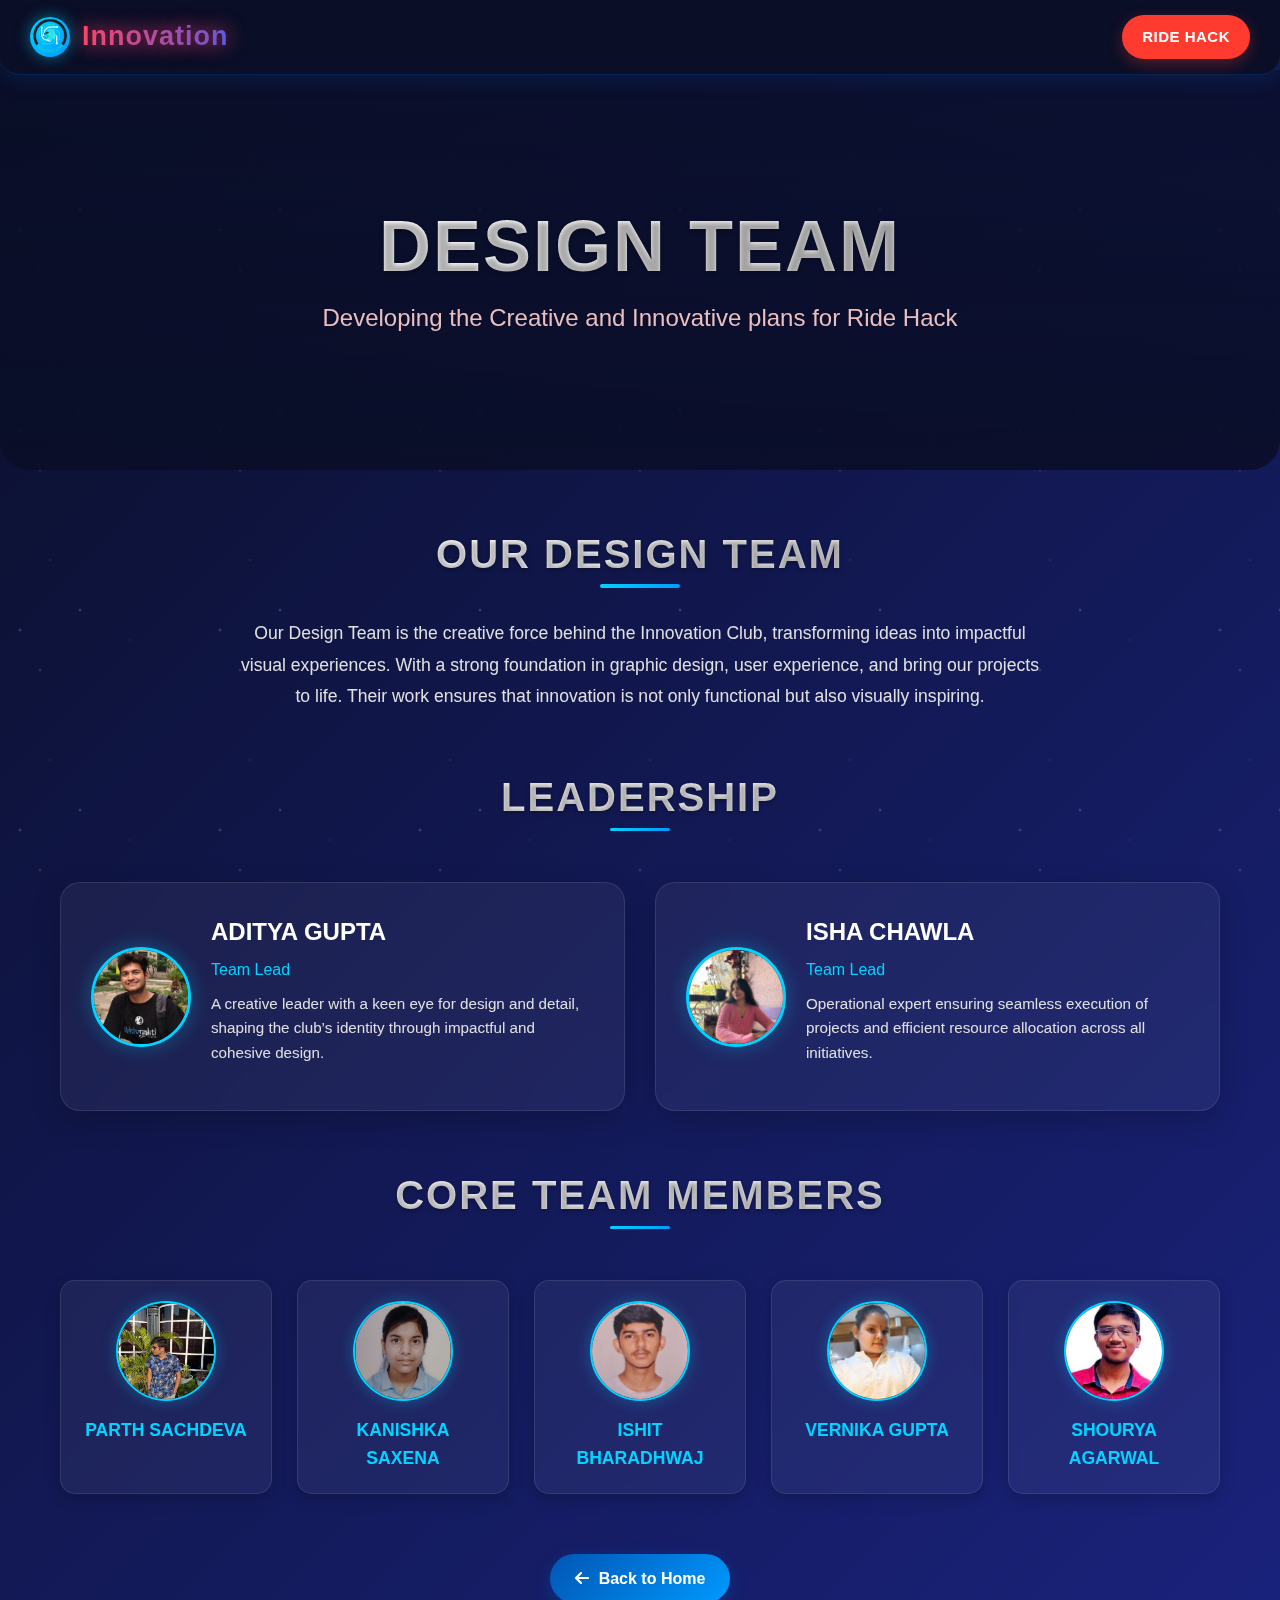
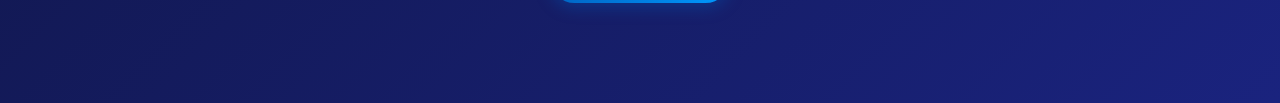
<file: cdesign.html>
<!DOCTYPE html>
<html lang="en">
<head>
    <meta charset="UTF-8">
    <meta name="viewport" content="width=device-width, initial-scale=1.0">
    <title>Design Team - Innovation Club</title>
    <link rel="stylesheet" href="https://cdnjs.cloudflare.com/ajax/libs/font-awesome/6.4.0/css/all.min.css">
    <style>
        :root {
            --primary-color: #0056b3;
            --secondary-color: #00d4ff; /* Updated blue to match navigation bar */
            --dark: #0a0e27;
            --light: #ffffff;
            --text-color: #333;
            --gradient: linear-gradient(135deg, #0056b3, #0099ff);
            --gradient-2: linear-gradient(135deg, #00d4ff, #0099ff);
            --nav-blue: #00d4ff; /* Navigation bar blue */
            --nav-red: #ff3b30; /* Navigation bar red */
        }

        * {
            margin: 0;
            padding: 0;
            box-sizing: border-box;
            font-family: 'Segoe UI', Tahoma, Geneva, Verdana, sans-serif;
        }

        body {
            background: linear-gradient(135deg, #0a0e27 0%, #1a237e 100%); /* Changed to match page background */
            color: var(--text-color);
            line-height: 1.6;
            overflow-x: hidden;
        }
        /*logo text*/
        .kona {
            font-family: 'Kona', sans-serif;
            background: linear-gradient(90deg, #FC466B 0%, #3F5EFB 100%);
            background-clip: text;
            -webkit-background-clip: text;
            -webkit-text-fill-color: transparent ;
            text-shadow: #FC466B 0px 0px 20px;
        }


        /* Navigation Bar Styles */
        nav {
            background: rgba(10, 14, 39, 0.98);
            padding: 15px 30px;
            display: flex;
            justify-content: space-between;
            align-items: center;
            position: fixed;
            width: 100%;
            top: 0;
            z-index: 1000;
            backdrop-filter: blur(10px);
            border-bottom: 1px solid rgba(0, 86, 179, 0.3);
            border-radius: 0 0 20px 20px; /* Added rounded bottom corners */
            box-shadow: 0 5px 20px rgba(0, 86, 179, 0.2); /* Added shadow for depth */
        }

        .nav-container {
            display: flex;
            justify-content: space-between;
            align-items: center;
            width: 100%;
            max-width: 1400px;
            margin: 0 auto;
        }

        .logo {
            display: flex;
            align-items: center;
            gap: 12px;
        }

        .logo-img {
            width: 40px;
            height: 40px;
            border-radius: 50%;
            background: linear-gradient(135deg, #00d4ff, #0099ff);
            display: flex;
            align-items: center;
            justify-content: center;
            box-shadow: 0 0 15px rgba(0, 212, 255, 0.5);
        }

        .logo-img i {
            color: white;
            font-size: 20px;
        }

        .logo span {
            color: white;
            font-size: 18px;
            font-weight: 600;
            letter-spacing: 1px;
        }

        .nav-links {
            display: flex;
            list-style: none;
            gap: 30px;
        }

        .nav-links a {
            color: white;
            text-decoration: none;
            font-size: 15px;
            font-weight: 500;
            letter-spacing: 0.5px;
            transition: all 0.3s ease;
            padding: 8px 0;
            position: relative;
        }

        .nav-links a::after {
            content: '';
            position: absolute;
            bottom: 0;
            left: 0;
            width: 0;
            height: 2px;
            background: var(--nav-blue);
            transition: width 0.3s ease;
        }

        .nav-links a:hover::after,
        .nav-links a.active::after {
            width: 100%;
        }

        .nav-links a.blue {
            color: var(--nav-blue);
        }

        .ride-hack-btn {
            background: var(--nav-red);
            color: white;
            padding: 10px 20px;
            border-radius: 30px;
            text-decoration: none;
            font-weight: 600;
            font-size: 15px;
            letter-spacing: 0.5px;
            transition: all 0.3s ease;
            box-shadow: 0 5px 15px rgba(255, 59, 48, 0.3);
        }

        .ride-hack-btn:hover {
            transform: translateY(-3px);
            box-shadow: 0 8px 20px rgba(255, 59, 48, 0.5);
        }

        .team-page {
            position: relative;
            min-height: 100vh;
            color: var(--light);
            padding-top: 70px; /* Space for fixed nav */
        }

        .team-page::before {
            content: '';
            position: fixed;
            top: 0;
            left: 0;
            width: 100%;
            height: 100%;
            background-image: 
                radial-gradient(2px 2px at 20px 30px, rgba(255, 255, 255, 0.8), transparent),
                radial-gradient(2px 2px at 40px 70px, rgba(255, 255, 255, 0.6), transparent),
                radial-gradient(1px 1px at 50px 160px, rgba(255, 255, 255, 0.8), transparent),
                radial-gradient(1px 1px at 130px 40px, rgba(255, 255, 255, 0.6), transparent),
                radial-gradient(2px 2px at 80px 10px, rgba(255, 255, 255, 0.8), transparent);
            background-repeat: repeat;
            background-size: 200px 200px;
            z-index: 0;
            opacity: 0.3;
        }

        .team-hero {
            height: 40vh;
            min-height: 400px;
            display: flex;
            align-items: center;
            justify-content: center;
            position: relative;
            background: linear-gradient(rgba(10, 14, 39, 0.7), rgba(10, 14, 39, 0.9)), url('https://images.unsplash.com/photo-1561070791-2526d30994b5?ixlib=rb-4.0.3&auto=format&fit=crop&w=1920&q=80');
            background-size: cover;
            background-position: center;
            border-radius: 0 0 30px 30px;
        }

        .team-hero-content {
            text-align: center;
            z-index: 2;
            padding: 0 20px;
        }

        .team-hero-title {
            font-family: 'Montserrat', sans-serif;
            font-size: 4.5rem;
            font-weight: 800;
            margin-bottom: 10px;
            background: linear-gradient(to right, #ffffff, #e0e0e0);
            -webkit-background-clip: text;
            background-clip: text;
            color: transparent;
            text-transform: uppercase;
            letter-spacing: 2px;
            line-height: 1.2;
            position: relative;
            display: inline-block;
            text-shadow: 0px 2px 4px rgba(0, 0, 0, 0.3);
        }

        .team-hero-subtitle {
            font-size: 1.5rem;
            font-weight: 300;
            color: #eabfbf;
            max-width: 700px;
            margin: 0 auto;
        }

        .team-container {
            max-width: 1200px;
            margin: 0 auto;
            padding: 60px 20px;
            position: relative;
            z-index: 1;
        }

        .team-intro {
            text-align: center;
            margin-bottom: 60px;
        }

        .team-intro-title {
            font-family: 'Montserrat', sans-serif;
            font-size: 2.5rem;
            font-weight: 700;
            margin-bottom: 10px;
            background: linear-gradient(to right, #ffffff, #e0e0e0);
            -webkit-background-clip: text;
            background-clip: text;
            color: transparent;
            text-transform: uppercase;
            letter-spacing: 2px;
            line-height: 1.2;
            position: relative;
            display: inline-block;
            text-shadow: 0px 2px 4px rgba(0, 0, 0, 0.3);
        }

        .team-intro-title::after {
            content: '';
            position: absolute;
            bottom: -10px;
            left: 50%;
            transform: translateX(-50%);
            width: 80px;
            height: 4px;
            background: var(--gradient-2);
            border-radius: 2px;
        }

        .team-intro-text {
            font-size: 1.1rem;
            max-width: 800px;
            margin: 30px auto 0;
            color: #e0e0e0;
            line-height: 1.8;
        }

        .team-section {
            margin-bottom: 60px;
        }

        .team-section-title {
            font-family: 'Montserrat', sans-serif;
            font-size: 2.5rem;
            font-weight: 700;
            margin-bottom: 10px;
            background: linear-gradient(to right, #ffffff, #e0e0e0);
            -webkit-background-clip: text;
            background-clip: text;
            color: transparent;
            text-transform: uppercase;
            text-align: center;
            letter-spacing: 2px;
            line-height: 1.2;
            position: relative;
            text-shadow: 0px 2px 4px rgba(0, 0, 0, 0.3);
        }

        .team-section-title::after {
            content: '';
            position: absolute;
            bottom: -10px;
            left: 50%;
            transform: translateX(-50%);
            width: 60px;
            height: 3px;
            background: var(--gradient-2);
            border-radius: 2px;
        }

        .team-grid {
            display: grid;
            grid-template-columns: repeat(auto-fit, minmax(300px, 1fr));
            gap: 30px;
        }

        .team-member {
            background: rgba(255, 255, 255, 0.05);
            border-radius: 20px;
            padding: 30px;
            backdrop-filter: blur(10px);
            border: 1px solid rgba(255, 255, 255, 0.1);
            box-shadow: 0 10px 30px rgba(0, 0, 0, 0.2);
            transition: all 0.3s ease;
        }

        .team-member:hover {
            transform: translateY(-10px);
            box-shadow: 0 15px 40px rgba(0, 212, 255, 0.2);
            border-color: rgba(0, 212, 255, 0.3);
        }

        .member-avatar {
            display: flex;
            align-items: center;
            gap: 20px;
        }

        .member-photo {
            width: 100px;
            height: 100px;
            border-radius: 50%;
            overflow: hidden;
            border: 3px solid var(--nav-blue); /* Updated to nav blue */
            box-shadow: 0 0 20px rgba(0, 212, 255, 0.3);
            flex-shrink: 0;
        }

        .member-photo img {
            width: 100%;
            height: 100%;
            object-fit: cover;
        }

        .member-info {
            flex: 1;
        }

        .member-name {
            font-size: 1.5rem;
            font-weight: 700;
            margin-bottom: 5px;
            color: var(--light);
        }

        .member-role {
            font-size: 1rem;
            color: var(--nav-blue); /* Updated to nav blue */
            margin-bottom: 10px;
            font-weight: 500;
        }

        .member-bio {
            font-size: 0.95rem;
            color: #e0e0e0;
            margin-bottom: 15px;
            line-height: 1.6;
        }

        .member-social {
            display: flex;
            gap: 15px;
        }

        .member-social a {
            display: flex;
            align-items: center;
            justify-content: center;
            width: 36px;
            height: 36px;
            border-radius: 50%;
            background: rgba(255, 255, 255, 0.1);
            color: var(--light);
            font-size: 1rem;
            transition: all 0.3s ease;
        }

        .member-social a:hover {
            background: var(--gradient-2);
            transform: translateY(-3px);
            box-shadow: 0 5px 15px rgba(0, 212, 255, 0.4);
        }

        /* Core Team Grid - for 20 members */
        .core-team-grid {
            display: grid;
            grid-template-columns: repeat(auto-fill, minmax(200px, 1fr));
            gap: 25px;
            max-width: 1200px;
            margin: 0 auto;
        }

        .core-member {
            background: rgba(255, 255, 255, 0.05);
            border: 1px solid rgba(255, 255, 255, 0.1);
            border-radius: 15px;
            padding: 20px;
            text-align: center;
            transition: all 0.3s ease;
            box-shadow: 0 5px 15px rgba(0, 0, 0, 0.2);
            backdrop-filter: blur(5px);
        }

        .core-member:hover {
            transform: translateY(-5px);
            box-shadow: 0 10px 25px rgba(0, 212, 255, 0.2);
            border-color: rgba(0, 212, 255, 0.3);
        }

        .core-member-avatar {
            width: 100px;
            height: 100px;
            margin: 0 auto 15px;
            border-radius: 50%;
            overflow: hidden;
            border: 2px solid var(--nav-blue); /* Updated to nav blue */
            box-shadow: 0 0 15px rgba(0, 212, 255, 0.3);
        }

        .core-member-avatar img {
            width: 100%;
            height: 100%;
            object-fit: cover;
        }

        .core-member-name {
            font-size: 1.1rem;
            font-weight: 600;
            color: var(--nav-blue); /* Updated to nav blue */
            margin: 0;
        }

        .back-button-container {
            text-align: center;
            margin-top: 40px;
            margin-bottom: 40px;
        }

        .sexy-back-button {
            display: inline-flex;
            align-items: center;
            gap: 10px;
            padding: 12px 25px;
            background: var(--gradient);
            color: white;
            text-decoration: none;
            border-radius: 30px;
            font-weight: 600;
            font-size: 1rem;
            box-shadow: 0 5px 15px rgba(0, 86, 179, 0.4);
            transition: all 0.3s ease;
        }

        .sexy-back-button:hover {
            transform: translateY(-3px);
            box-shadow: 0 8px 20px rgba(0, 86, 179, 0.6);
        }

        /* Responsive Styles */
        @media (max-width: 768px) {
            nav {
                padding: 12px 15px;
                border-radius: 0 0 15px 15px; /* Adjusted for mobile */
            }
            
            .nav-links {
                display: none; /* Hide nav links on mobile */
            }
            
            .logo span {
                display: none; /* Hide logo text on mobile */
            }
            
            .ride-hack-btn {
                padding: 8px 15px;
                font-size: 13px;
            }
            
            .team-page {
                padding-top: 60px; /* Adjust for smaller nav */
            }
            
            .team-hero {
                height: 35vh;
                min-height: 300px;
            }

            .team-hero-title {
                font-size: 2.5rem;
            }

            .team-hero-subtitle {
                font-size: 1.2rem;
            }

            .team-container {
                padding: 40px 15px;
            }

            .team-intro-title {
                font-size: 2rem;
            }

            .team-section-title {
                font-size: 1.8rem;
            }

            .team-grid {
                grid-template-columns: 1fr;
                gap: 20px;
            }

            .member-avatar {
                flex-direction: column;
                text-align: center;
            }

            .member-photo {
                width: 80px;
                height: 80px;
            }

            .member-name {
                font-size: 1.3rem;
            }

            .member-role {
                font-size: 0.9rem;
            }

            .member-bio {
                font-size: 0.9rem;
            }

            .core-team-grid {
                grid-template-columns: repeat(auto-fill, minmax(150px, 1fr));
                gap: 15px;
            }

            .core-member-avatar {
                width: 80px;
                height: 80px;
            }

            .core-member-name {
                font-size: 1rem;
            }
        }
    </style>
</head>
<body>
    <nav>
        <div class="nav-container">
            <div class="logo">
                <div class="log-img">
                    <img src="ChatGPT Image Aug 9, 2025 at 10_55_53 AM.png" alt="Innovation Logo" class="logo-img">
                </div>
                <span class="kona"><h2>Innovation</h2></span>
            </div>
  
            <a href="#" class="ride-hack-btn">RIDE HACK</a>
        </div>
    </nav>

    <div id="designTeamPage" class="team-page">
        <div class="team-hero">
            <div class="team-hero-content">
                <h1 class="team-hero-title">Design Team</h1>
                <p class="team-hero-subtitle">Developing the Creative and Innovative plans for Ride Hack</p>
            </div>
        </div>
        
        <div class="team-container">
            <div class="team-intro">
                <h2 class="team-intro-title">Our Design Team</h2>
                <p class="team-intro-text">
                Our Design Team is the creative force behind the Innovation Club, transforming ideas into impactful visual experiences. With a strong foundation in graphic design, user experience, and bring our projects to life. Their work ensures that innovation is not only functional but also visually inspiring.
                </p>
            </div>
            
            <!-- Leadership Section -->
            <div class="team-section">
                <h2 class="team-section-title">Leadership</h2><br><br>
                <div class="team-grid">
                    <div class="team-member">
                        <div class="member-avatar">
                            <div class="member-photo circular-photo">
                                <img src="Aditya Gupta_Lead.jpg" alt="Design Head">
                            </div>
                            <div class="member-info">
                                <h3 class="member-name">ADITYA GUPTA</h3>
                                <p class="member-role">Team Lead</p>
                                <p class="member-bio">A creative leader with a keen eye for design and detail, shaping the club’s identity through impactful and cohesive design.</p>
                                <div class="member-social"> 
                                </div>
                            </div>
                        </div>
                    </div>
                    <div class="team-member">
                        <div class="member-avatar">
                            <div class="member-photo circular-photo">
                                <img src="Isha Chawla_Lead.jpg" alt="Design Coordinator">
                            </div>
                            <div class="member-info">
                                <h3 class="member-name">ISHA CHAWLA</h3>
                                <p class="member-role">Team Lead</p>
                                <p class="member-bio">Operational expert ensuring seamless execution of projects and efficient resource allocation across all initiatives.</p>
                                <div class="member-social">
                                </div>
                            </div>
                        </div>
                    </div>
                </div>
            </div>
            
            <!-- Core Team Section -->
            <div class="team-section">
                <h2 class="team-section-title">Core Team members</h2><br><br>
                <div class="core-team-grid">
                    <div class="core-member">
                        <div class="core-member-avatar">
                            <img src="Paarth Sachdeva_core.jpeg" alt="Team Member">
                        </div>
                        <h3 class="core-member-name">PARTH SACHDEVA</h3>
                    </div>
                    <div class="core-member">
                        <div class="core-member-avatar">
                            <img src="Kanishka Saxena_core.jpg" alt="Team Member">
                        </div>
                        <h3 class="core-member-name">KANISHKA SAXENA</h3>
                    </div>
                    <div class="core-member">
                        <div class="core-member-avatar">
                            <img src="Ikshit Bhardwaj_core.jpg" alt="Team Member">
                        </div>
                        <h3 class="core-member-name">ISHIT BHARADHWAJ</h3>
                    </div>
                    <div class="core-member">
                        <div class="core-member-avatar">
                            <img src="WhatsApp Image 2025-09-13 at 18.56.34.jpeg" alt="Team Member">
                        </div>
                        <h3 class="core-member-name">VERNIKA GUPTA</h3>
                    </div>
                    <div class="core-member">
                        <div class="core-member-avatar">
                            <img src="Shourya Agarwal_core.jpg" alt="Team Member">
                        </div>
                        <h3 class="core-member-name">SHOURYA AGARWAL</h3>
                    </div>
            </div>
        </div>
        
        <div class="back-button-container">
            <a href="#" id="backToHomeFromTeam" class="sexy-back-button">
                <i class="fas fa-arrow-left"></i>
                <span>Back to Home</span>
            </a>
        </div>
    </div>
</body>
</html>
</file>
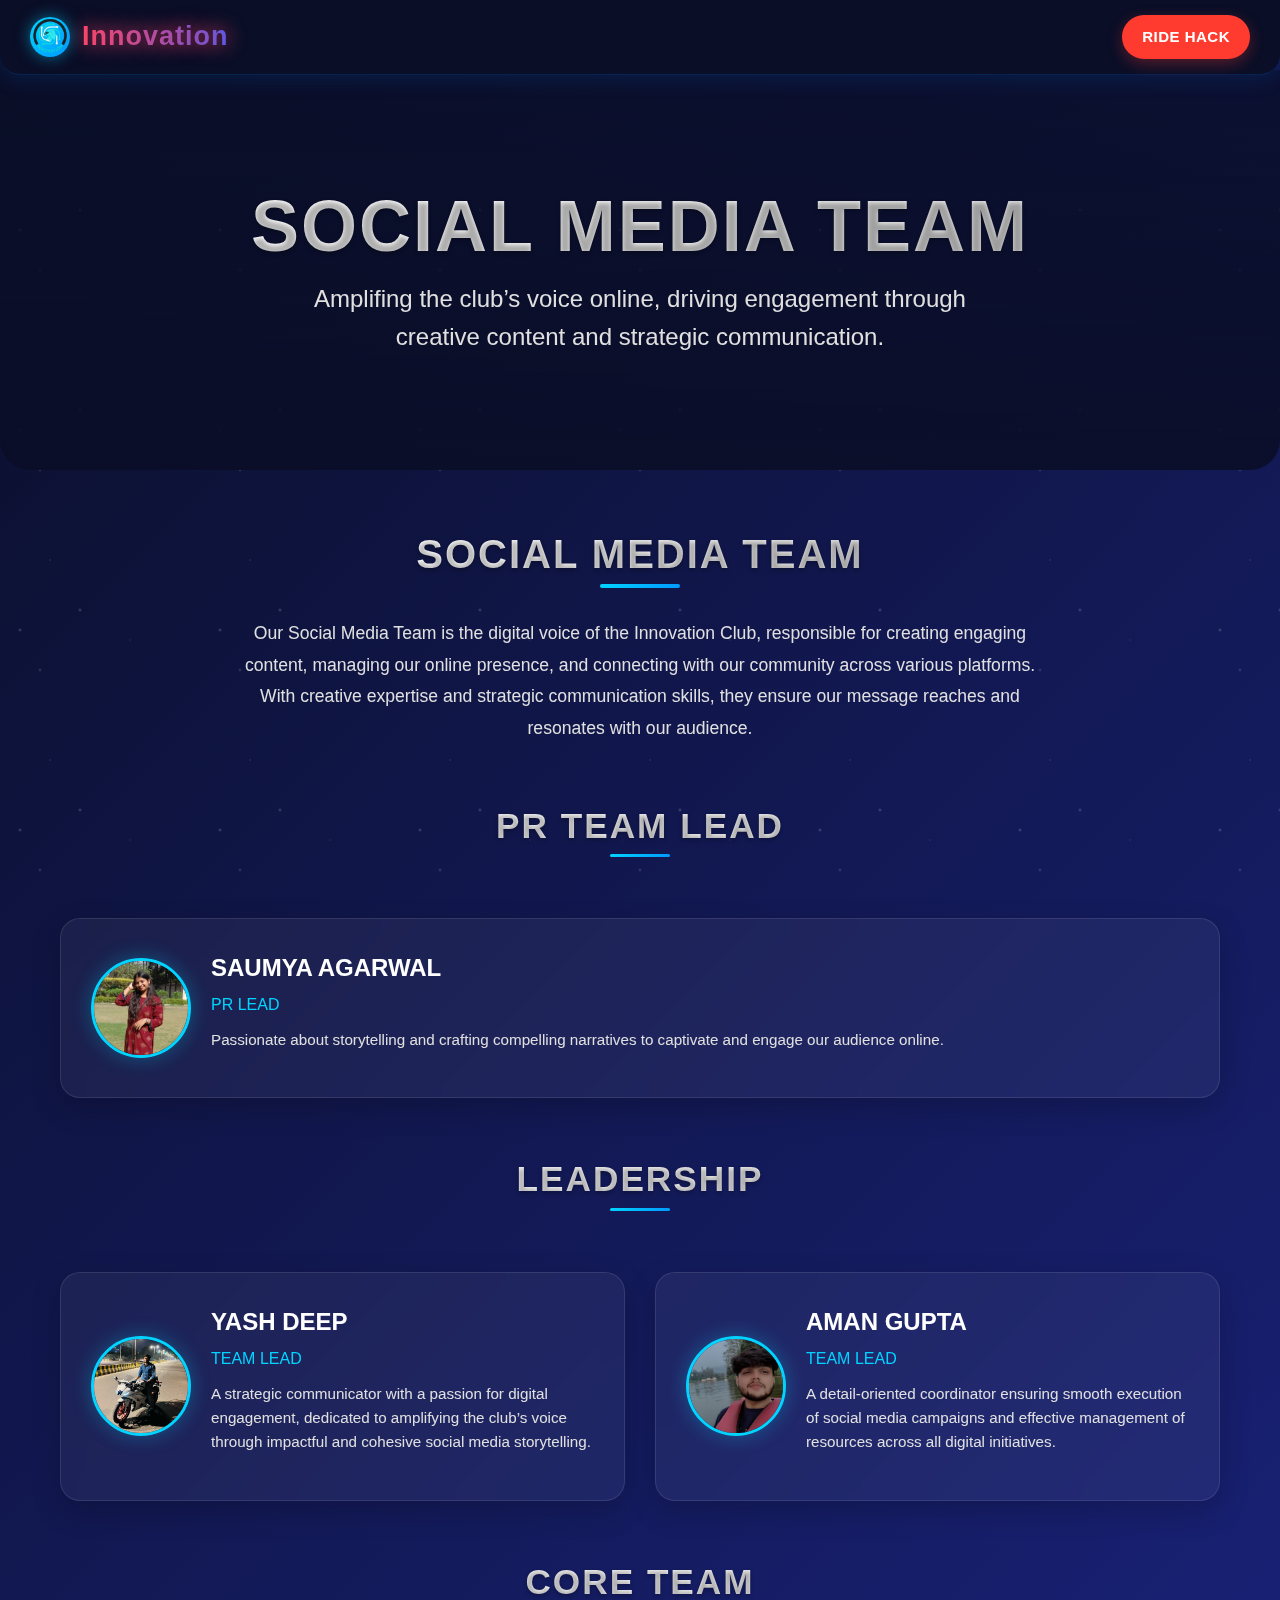
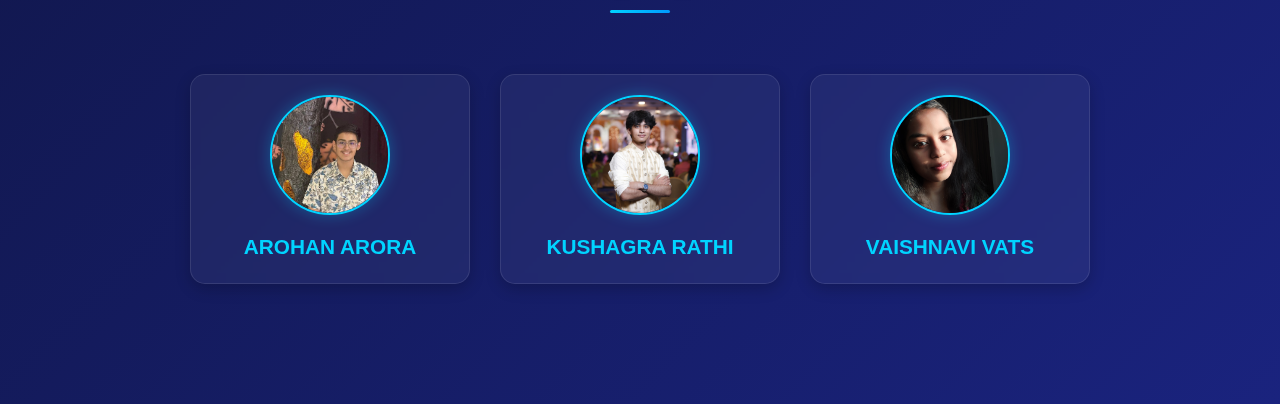
<file: csocial.html>
<!DOCTYPE html>
<html lang="en">
<head>
    <meta charset="UTF-8">
    <meta name="viewport" content="width=device-width, initial-scale=1.0">
    <title>Social Media Team - Innovation Club</title>
    <link rel="stylesheet" href="https://cdnjs.cloudflare.com/ajax/libs/font-awesome/6.4.0/css/all.min.css">
    <style>
        :root {
            --primary-color: #0056b3;
            --secondary-color: #00d4ff; /* Updated blue to match navigation bar */
            --dark: #0a0e27;
            --light: #ffffff;
            --text-color: #333;
            --gradient: linear-gradient(135deg, #0056b3, #0099ff);
            --gradient-2: linear-gradient(135deg, #00d4ff, #0099ff);
            --nav-blue: #00d4ff; /* Navigation bar blue */
            --nav-red: #ff3b30; /* Navigation bar red */
        }
        * {
            margin: 0;
            padding: 0;
            box-sizing: border-box;
            font-family: 'Segoe UI', Tahoma, Geneva, Verdana, sans-serif;
        }
        body {
            background: linear-gradient(135deg, #0a0e27 0%, #1a237e 100%); /* Changed to match page background */
            color: var(--text-color);
            line-height: 1.6;
            overflow-x: hidden;
        }
        /*logo text*/
        .kona {
            font-family: 'Kona', sans-serif;
            background: linear-gradient(90deg, #FC466B 0%, #3F5EFB 100%);
            background-clip: text;
            -webkit-background-clip: text;
            -webkit-text-fill-color: transparent ;
            text-shadow: #FC466B 0px 0px 20px;
        }

        /* Navigation Bar Styles */
        nav {
            background: rgba(10, 14, 39, 0.98);
            padding: 15px 30px;
            display: flex;
            justify-content: space-between;
            align-items: center;
            position: fixed;
            width: 100%;
            top: 0;
            z-index: 1000;
            backdrop-filter: blur(10px);
            border-bottom: 1px solid rgba(0, 86, 179, 0.3);
            border-radius: 0 0 20px 20px; /* Added rounded bottom corners */
            box-shadow: 0 5px 20px rgba(0, 86, 179, 0.2); /* Added shadow for depth */
        }
        .nav-container {
            display: flex;
            justify-content: space-between;
            align-items: center;
            width: 100%;
            max-width: 1400px;
            margin: 0 auto;
        }
        .logo {
            display: flex;
            align-items: center;
            gap: 12px;
        }
        .logo-img {
            width: 40px;
            height: 40px;
            border-radius: 50%;
            background: linear-gradient(135deg, #00d4ff, #0099ff);
            display: flex;
            align-items: center;
            justify-content: center;
            box-shadow: 0 0 15px rgba(0, 212, 255, 0.5);
        }
        .logo-img i {
            color: white;
            font-size: 20px;
        }
        .logo span {
            color: white;
            font-size: 18px;
            font-weight: 600;
            letter-spacing: 1px;
        }
        .nav-links {
            display: flex;
            list-style: none;
            gap: 30px;
        }
        .nav-links a {
            color: white;
            text-decoration: none;
            font-size: 15px;
            font-weight: 500;
            letter-spacing: 0.5px;
            transition: all 0.3s ease;
            padding: 8px 0;
            position: relative;
        }
        .nav-links a::after {
            content: '';
            position: absolute;
            bottom: 0;
            left: 0;
            width: 0;
            height: 2px;
            background: var(--nav-blue);
            transition: width 0.3s ease;
        }
        .nav-links a:hover::after,
        .nav-links a.active::after {
            width: 100%;
        }
        .nav-links a.blue {
            color: var(--nav-blue);
        }
        .ride-hack-btn {
            background: var(--nav-red);
            color: white;
            padding: 10px 20px;
            border-radius: 30px;
            text-decoration: none;
            font-weight: 600;
            font-size: 15px;
            letter-spacing: 0.5px;
            transition: all 0.3s ease;
            box-shadow: 0 5px 15px rgba(255, 59, 48, 0.3);
        }
        .ride-hack-btn:hover {
            transform: translateY(-3px);
            box-shadow: 0 8px 20px rgba(255, 59, 48, 0.5);
        }
        .team-page {
            position: relative;
            min-height: 100vh;
            color: var(--light);
            padding-top: 70px; /* Space for fixed nav */
        }
        .team-page::before {
            content: '';
            position: fixed;
            top: 0;
            left: 0;
            width: 100%;
            height: 100%;
            background-image: 
                radial-gradient(2px 2px at 20px 30px, rgba(255, 255, 255, 0.8), transparent),
                radial-gradient(2px 2px at 40px 70px, rgba(255, 255, 255, 0.6), transparent),
                radial-gradient(1px 1px at 50px 160px, rgba(255, 255, 255, 0.8), transparent),
                radial-gradient(1px 1px at 130px 40px, rgba(255, 255, 255, 0.6), transparent),
                radial-gradient(2px 2px at 80px 10px, rgba(255, 255, 255, 0.8), transparent);
            background-repeat: repeat;
            background-size: 200px 200px;
            z-index: 0;
            opacity: 0.3;
        }
        .team-hero {
            height: 40vh;
            min-height: 400px;
            display: flex;
            align-items: center;
            justify-content: center;
            position: relative;
            background: linear-gradient(rgba(10, 14, 39, 0.7), rgba(10, 14, 39, 0.9)), url('https://images.unsplash.com/photo-1611162617213-7d7a39e9b1d7?ixlib=rb-4.0.3&auto=format&fit=crop&w=1920&q=80');
            background-size: cover;
            background-position: center;
            border-radius: 0 0 30px 30px;
        }
        .team-hero-content {
            text-align: center;
            z-index: 2;
            padding: 0 20px;
        }
        .team-hero-title {
            font-family: 'Montserrat', sans-serif;
            font-size: 4.5rem;
            font-weight: 800;
            margin-bottom: 10px;
            background: linear-gradient(to right, #ffffff, #e0e0e0);
            -webkit-background-clip: text;
            background-clip: text;
            color: transparent;
            text-transform: uppercase;
            letter-spacing: 2px;
            line-height: 1.2;
            position: relative;
            display: inline-block;
            text-shadow: 0px 2px 4px rgba(0, 0, 0, 0.3);
        }
        .team-hero-subtitle {
            font-size: 1.5rem;
            font-weight: 300;
            color: #e0e0e0;
            max-width: 700px;
            margin: 0 auto;
        }
        .team-container {
            max-width: 1200px;
            margin: 0 auto;
            padding: 60px 20px;
            position: relative;
            z-index: 1;
        }
        .team-intro {
            text-align: center;
            margin-bottom: 60px;
        }
        .team-intro-title {
            font-family: 'Montserrat', sans-serif;
            font-size: 2.5rem;
            font-weight: 700;
            margin-bottom: 10px;
            background: linear-gradient(to right, #ffffff, #e0e0e0);
            -webkit-background-clip: text;
            background-clip: text;
            color: transparent;
            text-transform: uppercase;
            letter-spacing: 2px;
            line-height: 1.2;
            position: relative;
            display: inline-block;
            text-shadow: 0px 2px 4px rgba(0, 0, 0, 0.3);
        }
        .team-intro-title::after {
            content: '';
            position: absolute;
            bottom: -10px;
            left: 50%;
            transform: translateX(-50%);
            width: 80px;
            height: 4px;
            background: var(--gradient-2);
            border-radius: 2px;
        }
        .team-intro-text {
            font-size: 1.1rem;
            max-width: 800px;
            margin: 30px auto 0;
            color: #e0e0e0;
            line-height: 1.8;
        }
        .team-section {
            margin-bottom: 60px;
        }
        .team-section-title {
            font-family: 'Montserrat', sans-serif;
            font-size: 2.2rem;
            font-weight: 700;
            margin-bottom: 20px;
            background: linear-gradient(to right, #ffffff, #e0e0e0);
            -webkit-background-clip: text;
            background-clip: text;
            color: transparent;
            text-transform: uppercase;
            text-align: center;
            letter-spacing: 2px;
            line-height: 1.2;
            position: relative;
            display: inlie-block;
            text-shadow: 0px 2px 4px rgba(0, 0, 0, 0.3);
        }
        .team-section-title::after {
            content: '';
            position: absolute;
            bottom: -10px;
            left: 50%;
            transform: translateX(-50%);
            width: 60px;
            height: 3px;
            background: var(--gradient-2);
            border-radius: 2px;
        }
        .team-grid {
            display: grid;
            grid-template-columns: repeat(auto-fit, minmax(300px, 1fr));
            gap: 30px;
        }
        .team-member {
            background: rgba(255, 255, 255, 0.05);
            border-radius: 20px;
            padding: 30px;
            backdrop-filter: blur(10px);
            border: 1px solid rgba(255, 255, 255, 0.1);
            box-shadow: 0 10px 30px rgba(0, 0, 0, 0.2);
            transition: all 0.3s ease;
        }
        .team-member:hover {
            transform: translateY(-10px);
            box-shadow: 0 15px 40px rgba(0, 212, 255, 0.2);
            border-color: rgba(0, 212, 255, 0.3);
        }
        .member-avatar {
            display: flex;
            align-items: center;
            gap: 20px;
        }
        .member-photo {
            width: 100px;
            height: 100px;
            border-radius: 50%;
            overflow: hidden;
            border: 3px solid var(--nav-blue); /* Updated to nav blue */
            box-shadow: 0 0 20px rgba(0, 212, 255, 0.3);
            flex-shrink: 0;
        }
        .member-photo img {
            width: 100%;
            height: 100%;
            object-fit: cover;
        }
        .member-info {
            flex: 1;
        }
        .member-name {
            font-size: 1.5rem;
            font-weight: 700;
            margin-bottom: 5px;
            color: var(--light);
        }
        .member-role {
            font-size: 1rem;
            color: var(--nav-blue); /* Updated to nav blue */
            margin-bottom: 10px;
            font-weight: 500;
        }
        .member-bio {
            font-size: 0.95rem;
            color: #e0e0e0;
            margin-bottom: 15px;
            line-height: 1.6;
        }
        .member-social {
            display: flex;
            gap: 15px;
        }
        .member-social a {
            display: flex;
            align-items: center;
            justify-content: center;
            width: 36px;
            height: 36px;
            border-radius: 50%;
            background: rgba(255, 255, 255, 0.1);
            color: var(--light);
            font-size: 1rem;
            transition: all 0.3s ease;
        }
        .member-social a:hover {
            background: var(--gradient-2);
            transform: translateY(-3px);
            box-shadow: 0 5px 15px rgba(0, 212, 255, 0.4);
        }
        /* Core Team Grid - for 3 members */
        .core-team-grid {
            display: grid;
            grid-template-columns: repeat(auto-fit, minmax(250px, 1fr));
            gap: 30px;
            max-width: 900px;
            margin: 0 auto;
        }
        .core-member {
            background: rgba(255, 255, 255, 0.05);
            border: 1px solid rgba(255, 255, 255, 0.1);
            border-radius: 15px;
            padding: 20px;
            text-align: center;
            transition: all 0.3s ease;
            box-shadow: 0 5px 15px rgba(0, 0, 0, 0.2);
            backdrop-filter: blur(5px);
        }
        .core-member:hover {
            transform: translateY(-5px);
            box-shadow: 0 10px 25px rgba(0, 212, 255, 0.2);
            border-color: rgba(0, 212, 255, 0.3);
        }
        .core-member-avatar {
            width: 120px;
            height: 120px;
            margin: 0 auto 15px;
            border-radius: 50%;
            overflow: hidden;
            border: 2px solid var(--nav-blue); /* Updated to nav blue */
            box-shadow: 0 0 15px rgba(0, 212, 255, 0.3);
        }
        .core-member-avatar img {
            width: 100%;
            height: 100%;
            object-fit: cover;
        }
        .core-member-name {
            font-size: 1.3rem;
            font-weight: 600;
            color: var(--nav-blue); /* Updated to nav blue */
            margin: 0;
        }
        .back-button-container {
            text-align: center;
            margin-top: 40px;
            margin-bottom: 40px;
        }
        .sexy-back-button {
            display: inline-flex;
            align-items: center;
            gap: 10px;
            padding: 12px 25px;
            background: var(--gradient);
            color: white;
            text-decoration: none;
            border-radius: 30px;
            font-weight: 600;
            font-size: 1rem;
            box-shadow: 0 5px 15px rgba(0, 86, 179, 0.4);
            transition: all 0.3s ease;
        }
        .sexy-back-button:hover {
            transform: translateY(-3px);
            box-shadow: 0 8px 20px rgba(0, 86, 179, 0.6);
        }
        /* Responsive Styles */
        @media (max-width: 768px) {
            nav {
                padding: 12px 15px;
                border-radius: 0 0 15px 15px; /* Adjusted for mobile */
            }
            
            .nav-links {
                display: none; /* Hide nav links on mobile */
            }
            
            .logo span {
                display: none; /* Hide logo text on mobile */
            }
            
            .ride-hack-btn {
                padding: 8px 15px;
                font-size: 13px;
            }
            
            .team-page {
                padding-top: 60px; /* Adjust for smaller nav */
            }
            
            .team-hero {
                height: 35vh;
                min-height: 300px;
            }
            .team-hero-title {
                font-size: 2.5rem;
            }
            .team-hero-subtitle {
                font-size: 1.2rem;
            }
            .team-container {
                padding: 40px 15px;
            }
            .team-intro-title {
                font-size: 2rem;
            }
            .team-section-title {
                font-size: 1.8rem;
            }
            .team-grid {
                grid-template-columns: 1fr;
                gap: 20px;
            }
            .member-avatar {
                flex-direction: column;
                text-align: center;
            }
            .member-photo {
                width: 80px;
                height: 80px;
            }
            .member-name {
                font-size: 1.3rem;
            }
            .member-role {
                font-size: 0.9rem;
            }
            .member-bio {
                font-size: 0.9rem;
            }
            .core-team-grid {
                grid-template-columns: 1fr;
                gap: 20px;
            }
            .core-member-avatar {
                width: 100px;
                height: 100px;
            }
            .core-member-name {
                font-size: 1.1rem;
            }
        }
    </style>
</head>
<body>
    <nav>
        <div class="nav-container">
            <div class="logo">
                <div class="log-img">
                    <img src="ChatGPT Image Aug 9, 2025 at 10_55_53 AM.png" alt="Innovation Logo" class="logo-img">
                </div>
                <span class="kona"><h2>Innovation</h2></span>
            </div>
  
            <a href="#" class="ride-hack-btn">RIDE HACK</a>
        </div>
    </nav>
    <div id="socialMediaTeamPage" class="team-page">
        <div class="team-hero">
            <div class="team-hero-content">
                <h1 class="team-hero-title">Social Media Team</h1>
                <p class="team-hero-subtitle">Amplifing the club’s voice online, driving engagement through creative content and strategic communication.</p>
            </div>
        </div>
        
        <div class="team-container">
            <div class="team-intro">
                <h2 class="team-intro-title">Social Media Team</h2>
                <p class="team-intro-text">
                    Our Social Media Team is the digital voice of the Innovation Club, responsible for creating engaging content, 
                    managing our online presence, and connecting with our community across various platforms. With creative expertise 
                    and strategic communication skills, they ensure our message reaches and resonates with our audience.
                </p>
            </div>
            <!-- Mailing Leader Section -->
            <div class="team-section">
                <h2 class="team-section-title">PR TEAM LEAD</h2><br><br>
                <div class="team-grid">
                    <div class="team-member">
                        <div class="member-avatar">
                            <div class="member-photo circular-photo">
                                <img src="Saumya Agarwal_mailing_lead.jpg" alt="Mailing Leader">
                            </div>
                            <div class="member-info">
                                <h3 class="member-name">SAUMYA AGARWAL</h3>
                                <p class="member-role">PR LEAD</p>
                                <p class="member-bio">Passionate about storytelling and crafting compelling narratives to captivate and engage our audience online.</p>
                                <div class="member-social">
                                </div>
                            </div>
                        </div>
                    </div>
                </div>
            </div>
            
            <!-- Leadership Section -->
            <div class="team-section">
                <h2 class="team-section-title">Leadership</h2><br><br>
                <div class="team-grid">
                    <div class="team-member">
                        <div class="member-avatar">
                            <div class="member-photo circular-photo">
                                <img src="Yashdeep_lead.jpg" alt="Social Media Head">
                            </div>
                            <div class="member-info">
                                <h3 class="member-name">YASH DEEP</h3>
                                <p class="member-role">TEAM LEAD</p>
                                <p class="member-bio">A strategic communicator with a passion for digital engagement, dedicated to amplifying the club’s voice through impactful and cohesive social media storytelling.</p>
                                <div class="member-social">
                                </div>
                            </div>
                        </div>
                    </div>
                    <div class="team-member">
                        <div class="member-avatar">
                            <div class="member-photo circular-photo">
                                <img src="Aman Gupta_lead.jpg" alt="Social Media Coordinator">
                            </div>
                            <div class="member-info">
                                <h3 class="member-name">AMAN GUPTA</h3>
                                <p class="member-role">TEAM LEAD</p>
                                <p class="member-bio">A detail-oriented coordinator ensuring smooth execution of social media campaigns and effective management of resources across all digital initiatives.</p>
                                <div class="member-social">
                                </div>
                            </div>
                        </div>
                    </div>
                </div>
            </div>
            <!-- Core Team Section -->
            <div class="team-section">
                <h2 class="team-section-title">Core Team</h2><br><br>
                <div class="core-team-grid">
                    <div class="core-member">
                        <div class="core-member-avatar">
                            <img src="Arohan_core (1).jpg" alt="Team Member">
                        </div>
                        <h3 class="core-member-name">AROHAN ARORA</h3>
                    </div>
                    <div class="core-member">
                        <div class="core-member-avatar">
                            <img src="Kushagra Rathi_core.jpg" alt="Team Member">
                        </div>
                        <h3 class="core-member-name">KUSHAGRA RATHI</h3>
                    </div>
                    <div class="core-member">
                        <div class="core-member-avatar">
                            <img src="Vaishnavi Vats_core.jpg" alt="Team Member">
                        </div>
                        <h3 class="core-member-name">VAISHNAVI VATS</h3>
                    </div>
                </div>
            </div>
        </div>
        <!-- button -->
    </div>
    </div>
    <script>
        // Simple back button functionality
        document.getElementById('backToHomeFromTeam').addEventListener('click', function(e) {
            e.preventDefault();
            // In a real application, this would navigate back to the home page
            alert('Navigating back to home page...');
        });
    </script>
</body>
</html>
</file>
